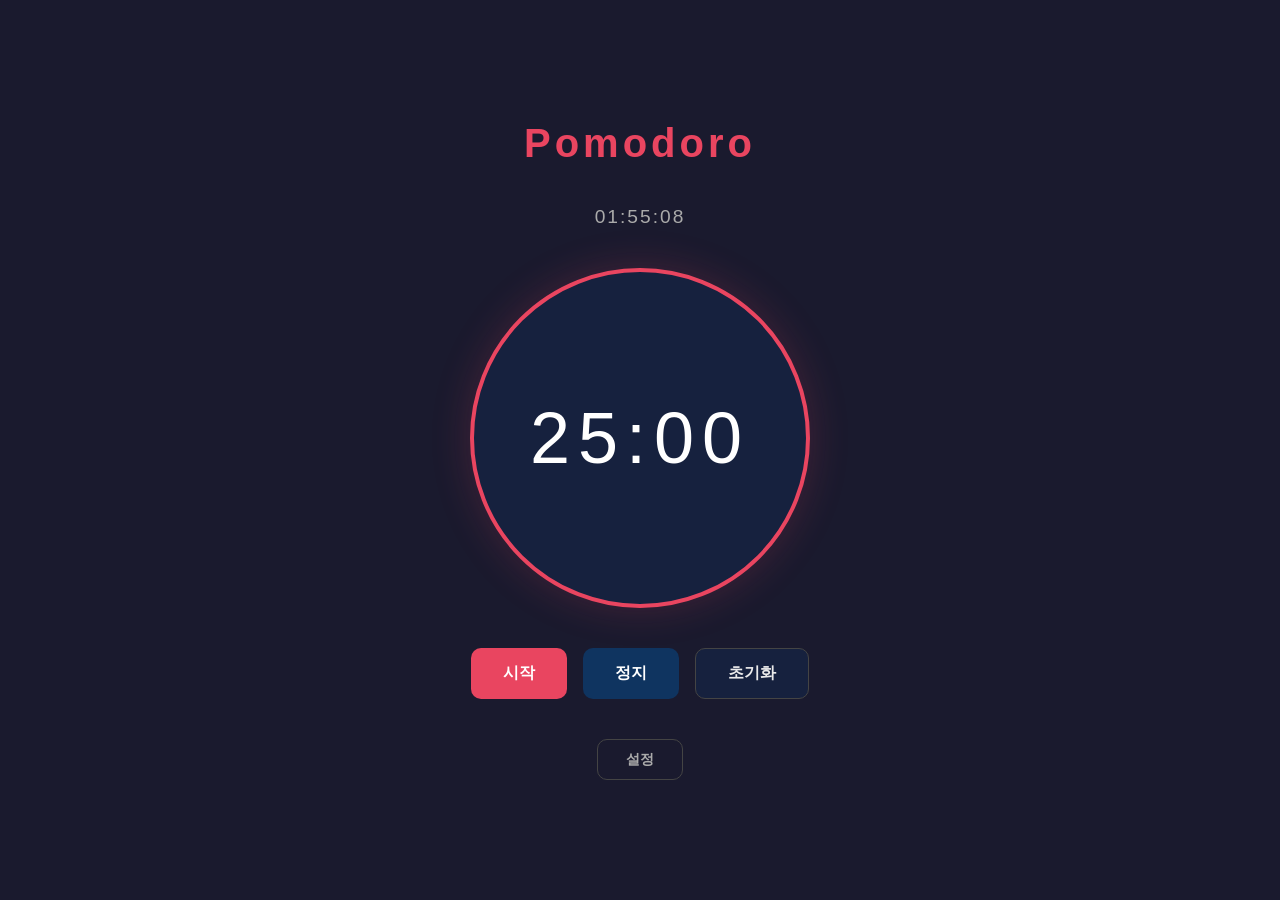
<file: index.html>
<!DOCTYPE html>
<html lang="ko">
<head>
  <meta charset="UTF-8" />
  <meta name="viewport" content="width=device-width, initial-scale=1.0" />
  <title>Pomodoro</title>
  <link rel="stylesheet" href="index.css" />
</head>
<body>
  <div class="container">
    <h1>Pomodoro</h1>

    <div class="current-time" id="currentTime"></div>

    <div class="timer">25:00</div>

    <div class="controls">
      <button class="btn btn-start" onclick="startTimer()">시작</button>
      <button class="btn btn-stop" onclick="stopTimer()">정지</button>
      <button class="btn btn-reset" onclick="resetTimer()">초기화</button>
    </div>

    <a href="setting.html" class="btn btn-settings">설정</a>
  </div>
  <script src="index.js"></script>
  <script>
    function updateClock() {
      const now = new Date();
      const h = String(now.getHours()).padStart(2, '0');
      const m = String(now.getMinutes()).padStart(2, '0');
      const s = String(now.getSeconds()).padStart(2, '0');
      document.getElementById('currentTime').textContent = `${h}:${m}:${s}`;
    }
    updateClock();
    setInterval(updateClock, 1000);
  </script>
</body>
</html>
</file>
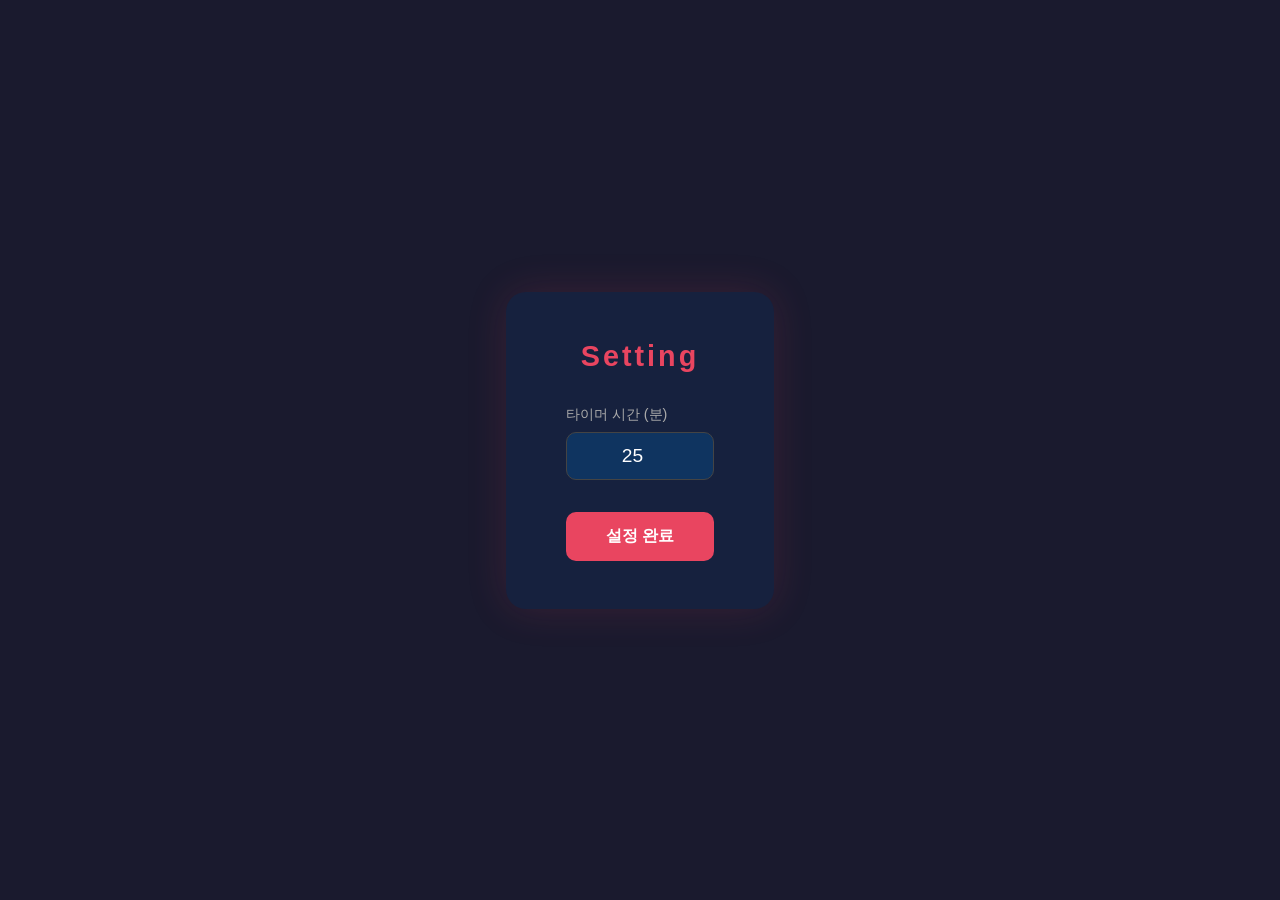
<file: setting.html>
<!DOCTYPE html>
<html lang="ko">
<head>
  <meta charset="UTF-8" />
  <meta name="viewport" content="width=device-width, initial-scale=1.0" />
  <title>Setting</title>
  <link rel="stylesheet" href="setting.css" />
</head>
<body>
  <div class="container">
    <h3>Setting</h3>

    <div class="field">
      <label for="timerInput">타이머 시간 (분)</label>
      <input type="number" id="timerInput" min="1" max="60" value="25" />
    </div>

    <button class="btn-save">설정 완료</button>
  </div>
  <script src="setting.js"></script>
</body>
</html>
</file>
<file: index.css>
* {
  margin: 0;
  padding: 0;
  box-sizing: border-box;
}

body {
  font-family: 'Segoe UI', Tahoma, Geneva, Verdana, sans-serif;
  background-color: #1a1a2e;
  color: #eaeaea;
  min-height: 100vh;
  display: flex;
  align-items: center;
  justify-content: center;
}

.container {
  display: flex;
  flex-direction: column;
  align-items: center;
  gap: 40px;
}

.current-time {
  font-size: 1.2rem;
  color: #aaa;
  letter-spacing: 2px;
}

h1 {
  font-size: 2.5rem;
  font-weight: 700;
  letter-spacing: 4px;
  color: #e94560;
}

.timer {
  font-size: 4.5rem;
  font-weight: 300;
  letter-spacing: 8px;
  color: #ffffff;
  background-color: #16213e;
  width: 340px;
  height: 340px;
  border-radius: 50%;
  border: 4px solid #e94560;
  display: flex;
  align-items: center;
  justify-content: center;
  box-shadow: 0 0 40px rgba(233, 69, 96, 0.2);
}

.controls {
  display: flex;
  gap: 16px;
}

.btn {
  padding: 14px 32px;
  font-size: 1rem;
  font-weight: 600;
  border: none;
  border-radius: 10px;
  cursor: pointer;
  text-decoration: none;
  display: inline-block;
  transition: transform 0.1s ease, opacity 0.2s ease;
}

.btn:hover {
  opacity: 0.85;
  transform: translateY(-2px);
}

.btn:active {
  transform: translateY(0);
}

.btn-start {
  background-color: #e94560;
  color: #fff;
}

.btn-stop {
  background-color: #0f3460;
  color: #fff;
}

.btn-reset {
  background-color: #16213e;
  color: #eaeaea;
  border: 1px solid #444;
}

.btn-settings {
  background-color: transparent;
  color: #aaa;
  border: 1px solid #444;
  font-size: 0.9rem;
  padding: 10px 28px;
}

.btn-settings:hover {
  color: #fff;
  border-color: #888;
}
</file>
<file: setting.css>
* {
  margin: 0;
  padding: 0;
  box-sizing: border-box;
}

body {
  font-family: 'Segoe UI', Tahoma, Geneva, Verdana, sans-serif;
  background-color: #1a1a2e;
  color: #eaeaea;
  min-height: 100vh;
  display: flex;
  align-items: center;
  justify-content: center;
}

.container {
  display: flex;
  flex-direction: column;
  align-items: center;
  gap: 32px;
  background-color: #16213e;
  padding: 48px 60px;
  border-radius: 20px;
  box-shadow: 0 0 40px rgba(233, 69, 96, 0.15);
}

h3 {
  font-size: 1.8rem;
  font-weight: 700;
  letter-spacing: 3px;
  color: #e94560;
}

.field {
  display: flex;
  flex-direction: column;
  align-items: flex-start;
  gap: 8px;
  width: 100%;
}

label {
  font-size: 0.9rem;
  color: #aaa;
}

input[type="number"] {
  width: 100%;
  padding: 12px 16px;
  font-size: 1.2rem;
  background-color: #0f3460;
  color: #fff;
  border: 1px solid #444;
  border-radius: 10px;
  outline: none;
  text-align: center;
}

input[type="number"]:focus {
  border-color: #e94560;
}

.btn-save {
  padding: 14px 40px;
  font-size: 1rem;
  font-weight: 600;
  background-color: #e94560;
  color: #fff;
  border: none;
  border-radius: 10px;
  cursor: pointer;
  transition: opacity 0.2s ease, transform 0.1s ease;
}

.btn-save:hover {
  opacity: 0.85;
  transform: translateY(-2px);
}

.btn-save:active {
  transform: translateY(0);
}
</file>
